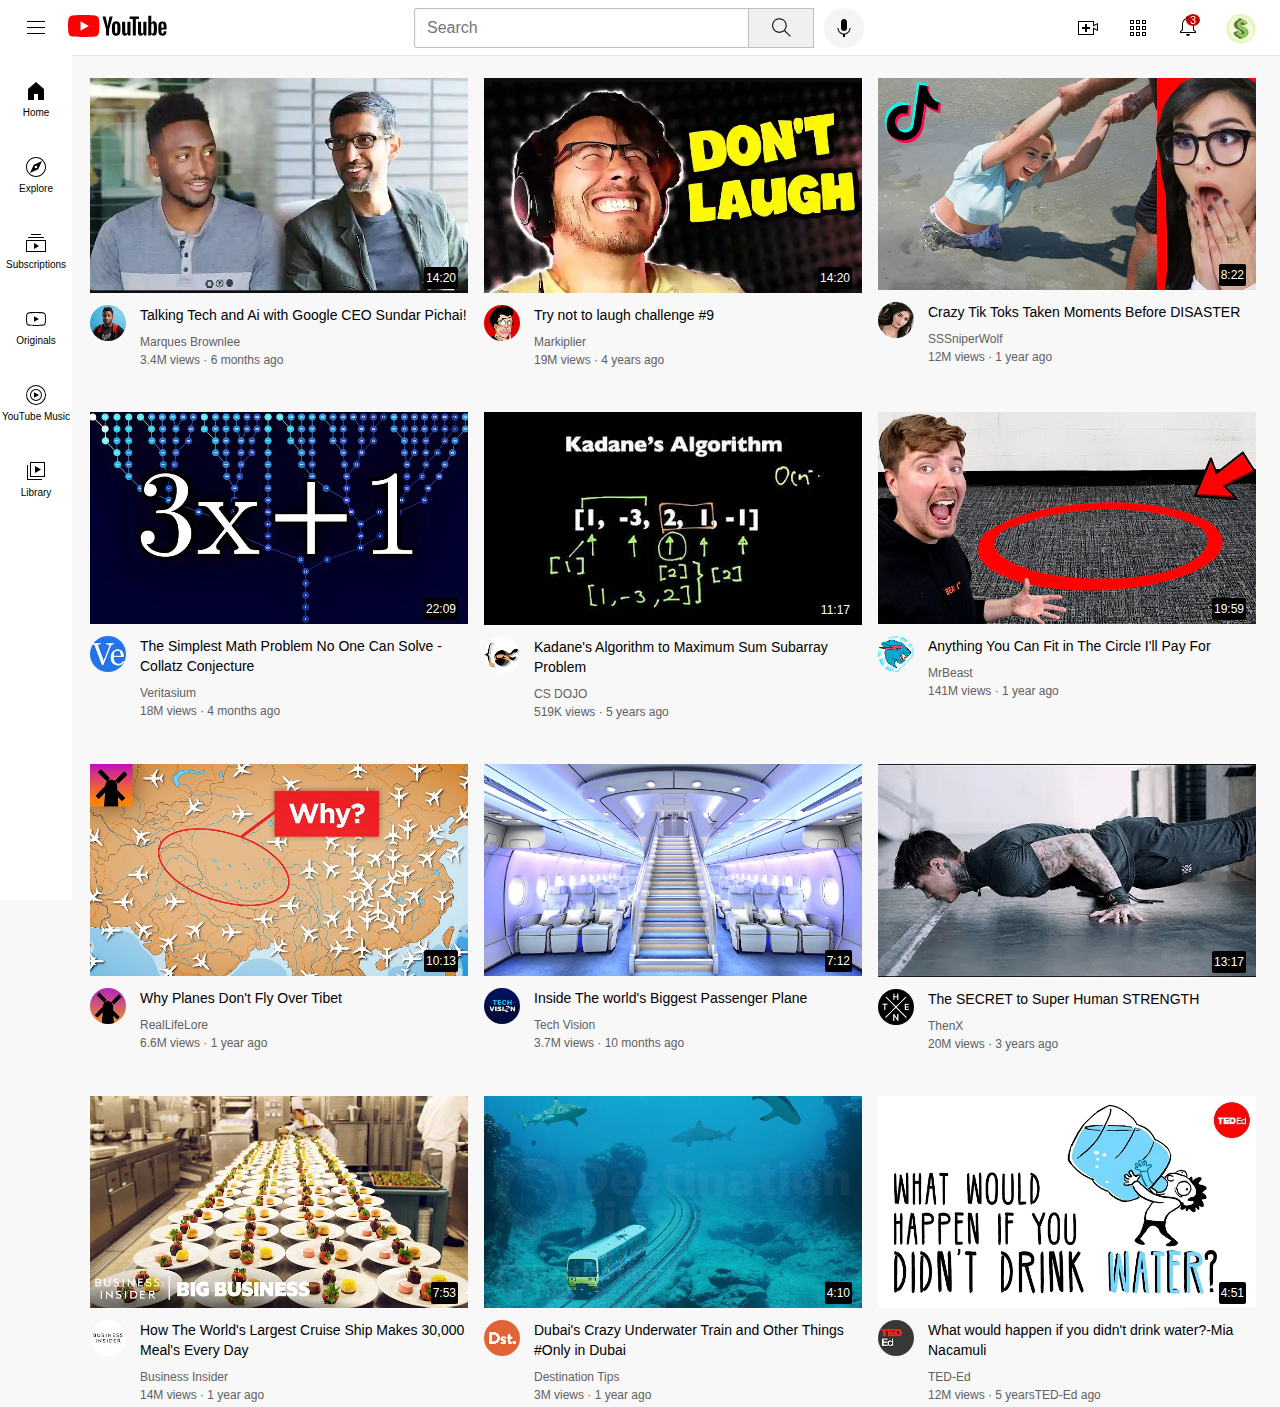
<file: index.html>
<!DOCTYPE html>
<html>

<head>
  <meta charset="UTF-8">
  <meta name="viewport" content="width=device-width, initial-scale=1">
  <title>YouTube Clone</title>
  <link rel="stylesheet" href="./styles/video.css">
  <link rel="stylesheet" href="./styles/header.css">
  <link rel="stylesheet" href="./styles/general.css">
  <link rel="stylesheet" href="./styles/sidebar.css">
</head>

<body id="bd">
  <!--header starts here-->
  <div class="header">
    <div class="left-section">
      <img src="./icons/hamburger-menu.svg" class="hamburger-menu">
      <a href="https://youtube.com">
        <img src="./icons/youtube-logo.svg" class="youtube-logo">
      </a>
    </div>
    <div class="middle-section">
      <input type="text" placeholder="Search" class="search-bar">
      <button class="search-button">
        <img src="./icons/search.svg" class="search-icon">
        <div class="tooltip">Search</div>
      </button>
      <button class="voice-search-button" id="voice-search-button">
        <img src="./icons/voice-search-icon.svg" class="voice-search-icon">
        <div class="tooltip">Search with your voice</div>
      </button>
    </div>
    <div class="right-section" id="right-section">
      <div class="upload-icon-container">
        <img src="./icons/upload.svg" class="upload-icon">
        <div class="tooltip">Create</div>
      </div>
      <img src="./icons/youtube-apps.svg" class="youtube-apps-icon">
      <div class="notifications-icon-container">
        <img src="./icons/notifications.svg" class="notifications-icon">
        <div class="notifications-count">3</div>
      </div>
      <img src="./channel_pictures/profile.png" class="current-user-picture">
    </div>
  </div>
  <!--Header ends here--->
  
  <!--sideBar starts here -->
  <div class="sidebar">
    <div class="sidebar-link">
      <img src="./icons/home.svg">
      <div>Home</div>
    </div>
    <div class="sidebar-link">
      <img src="./icons/explore.svg">
      <div>Explore</div>
    </div>
    <div class="sidebar-link">
      <img src="./icons/subscriptions.svg">
      <div>Subscriptions</div>
    </div>
    <div class="sidebar-link">
      <img src="./icons/originals.svg">
      <div>Originals</div>
    </div>
    <div class="sidebar-link">
      <img src="./icons/youtube-music.svg">
      <div>YouTube Music</div>
    </div>
    <div class="sidebar-link">
      <img src="./icons/library.svg">
      <div>Library</div>
    </div>
  </div>
  <!--sideBar ends here -->
  
 <div class="video-grid">
  <!--video preview 1 -->
  <div class="video-preview">
    <div class="thumbnail-row">
      <a href="https://www.youtube.com/watch?v=n2RNcPRtAiY">
        <img src="./thumbnails/thumbnail_1.png" class="thumbnail">
      </a>
      <div class="video-time">14:20</div>
    </div>
    <div class="video-info-grid">
      <div class="channel-picture">
        <img src="./channel_pictures/channel-1.jpeg" class="profile-picture">
      </div>
      <div class="video-info">
        <p class="video-title">
          <a href="https://www.youtube.com/watch?v=n2RNcPRtAiY">
          Talking Tech and Ai with Google CEO Sundar Pichai!
          </a>
        </p>
        <p class="video-author">
          Marques Brownlee
        </p>
        <p class="video-stats">
          3.4M views &#183; 6 months ago
        </p>
      </div>
   </div>
  </div>
  <!--end of video preview -->
  <!--video preview 2 -->
  <div class="video-preview">
    <div class="thumbnail-row">
      <a href="https://www.youtube.com/watch?v=mP0RAo9SKZk">
        <img src="./thumbnails/thumbnail_2.png" class="thumbnail">
      </a>
      <div class="video-time">14:20</div>
    </div>
    <div class="video-info-grid">
      <div class="channel-picture">
        <img src="./channel_pictures/channel-2.jpeg" class="profile-picture">
      </div>
      <div class="video-info">
        <p class="video-title">
          <a href="https://www.youtube.com/watch?v=mP0RAo9SKZk">
          Try not to laugh challenge #9
          </a>
        </p>
        <p class="video-author">
          Markiplier
        </p>
        <p class="video-stats">
          19M views &#183; 4 years ago
        </p>
      </div>
   </div>
  </div>
  <!--end of video preview -->
  <!--video preview 3 -->
  <div class="video-preview">
    <div class="thumbnail-row">
      <a href="https://www.youtube.com/watch?v=FgjPQQeTh1w">
        <img src="./thumbnails/thumbnail-3.png" class="thumbnail">
      </a>
      <div class="video-time">8:22</div>
    </div>
    <div class="video-info-grid">
      <div class="channel-picture">
        <img src="./channel_pictures/channel-3.jpeg" class="profile-picture">
      </div>
      <div class="video-info">
        <p class="video-title">
          <a href="https://www.youtube.com/watch?v=FgjPQQeTh1w">
          Crazy Tik Toks Taken Moments Before DISASTER
          </a>
        </p>
        <p class="video-author">
          SSSniperWolf
        </p>
        <p class="video-stats">
          12M views &#183; 1 year ago
        </p>
      </div>
   </div>
  </div>
  <!--end of video preview -->
  <!--video preview 4 -->
  <div class="video-preview">
    <div class="thumbnail-row">
      <a href="https://www.youtube.com/watch?v=094y1Z2wpJg">
       <img src="./thumbnails/thumbnail-4.png" class="thumbnail">
      </a>
      <div class="video-time">22:09</div>
    </div>
    <div class="video-info-grid">
      <div class="channel-picture">
       <img src="./channel_pictures/channel-4.jpeg" class="profile-picture">
      </div>
      <div class="video-info">
        <p class="video-title">
          <a href="https://www.youtube.com/watch?v=094y1Z2wpJg">
          The Simplest Math Problem No One Can Solve - Collatz Conjecture
          </a>
        </p>
        <p class="video-author">
          Veritasium
        </p>
        <p class="video-stats">
          18M views &#183; 4 months ago
        </p>
      </div>
   </div>
  </div>
  <!--end of video preview -->
  <!--video preview 5 -->
  <div class="video-preview">
    <div class="thumbnail-row">
      <a href="https://www.youtube.com/watch?v=86CQq3pKSUw">
      <img src="./thumbnails/thumbnail-5.png" class="thumbnail">
      </a>
      <div class="video-time">11:17</div>
    </div>
    <div class="video-info-grid">
      <div class="channel-picture">
        <img src="./channel_pictures/channel-5.jpeg" class="profile-picture">
      </div>
      <div class="video-info">
        <p class="video-title">
          <a href="https://www.youtube.com/watch?v=86CQq3pKSUw">
          Kadane's Algorithm to Maximum Sum Subarray Problem
          </a>
        </p>
        <p class="video-author">
          CS DOJO
        </p>
        <p class="video-stats">
          519K views &#183; 5 years ago
        </p>
      </div>
   </div>
  </div>
  <!--end of video preview -->
  <!--video preview 6 -->
  <div class="video-preview">
    <div class="thumbnail-row">
      <a href="https://www.youtube.com/watch?v=yXWw0_UfSFg">
      <img src="./thumbnails/thumbnail-6.png " class="thumbnail">
      </a>
      <div class="video-time">19:59</div>
    </div>
    <div class="video-info-grid">
      <div class="channel-picture">
        <img src="./channel_pictures/channel-6.jpeg" class="profile-picture">
      </div>
      <div class="video-info">
        <p class="video-title">
          <a href="https://www.youtube.com/watch?v=yXWw0_UfSFg">
          Anything You Can Fit in The Circle I'll Pay For
          </a>
        </p>
        <p class="video-author">
          MrBeast
        </p>
        <p class="video-stats">
          141M views &#183; 1 year ago
        </p>
      </div>
   </div>
  </div>
  <!--end of video preview -->
  <!--video preview 7 -->
  <div class="video-preview">
    <div class="thumbnail-row">
      <a href="https://www.youtube.com/watch?v=fNVa1qMbF9Y">
      <img src="./thumbnails/thumbnail-7.png" class="thumbnail">
      </a>
      <div class="video-time">10:13</div>
    </div>
    <div class="video-info-grid">
      <div class="channel-picture">
        <img src="./channel_pictures/channel-7.jpeg" class="profile-picture">
      </div>
      <div class="video-info">
        <p class="video-title">
          <a href="https://www.youtube.com/watch?v=yXWw0_UfSFg">
          Why Planes Don't Fly Over Tibet
          </a>
        </p>
        <p class="video-author">
          RealLifeLore
        </p>
        <p class="video-stats">
          6.6M views &#183; 1 year ago
        </p>
      </div>
   </div>
  </div>
  <!--end of video preview -->
  <!--video preview 8 -->
  <div class="video-preview">
    <div class="thumbnail-row">
      <a href="https://www.youtube.com/watch?v=yXWw0_UfSFg">
        <img src="./thumbnails/thumbnail-8.png" class="thumbnail">
      </a>
      <div class="video-time">7:12
    </div>
  </div>
  <div class="video-info-grid">
    <div class="channel-picture">
      <img src="./channel_pictures/channel-8.jpeg" class="profile-picture">
    </div>
    <div class="video-info">
      <p class="video-title">
        <a href="https://www.youtube.com/watch?v=yXWw0_UfSFg">
          Inside The world's Biggest Passenger Plane
        </a>
      </p>
      <p class="video-author">
        Tech Vision
      </p>
      <p class="video-stats">
        3.7M views &#183; 10 months ago
      </p>
    </div>
  </div>
  </div>
  <!--end of video preview -->
  <!--video preview 9 -->
  <div class="video-preview">
    <div class="thumbnail-row">
      <a href="https://www.youtube.com/watch?v=ixmxOlcrlUc">
        <img src="./thumbnails/thumbnail-9.png" class="thumbnail">
      </a>
      <div class="video-time">13:17
    </div>
  </div>
  <div class="video-info-grid">
    <div class="channel-picture">
      <img src="./channel_pictures/channel-9.jpeg" class="profile-picture">
    </div>
    <div class="video-info">
      <p class="video-title">
        <a href="https://www.youtube.com/watch?v=ixmxOlcrlUc">
          The SECRET to Super Human STRENGTH
        </a>
      </p>
      <p class="video-author">
        ThenX
      </p>
      <p class="video-stats">
        20M views &#183; 3 years ago
      </p>
    </div>
  </div>
  </div>
  <!--end of video preview -->
  <!--video preview 10 -->
  <div class="video-preview">
    <div class="thumbnail-row">
        <img src="./thumbnails/thumbnail-10.png" class="thumbnail">
     </a>
      <div class="video-time">7:53
    </div>
  </div>
  <div class="video-info-grid">
    <div class="channel-picture">
      <img src="./channel_pictures/channel-10.jpeg" class="profile-picture">
    </div>
    <div class="video-info">
      <p class="video-title">
        <a href="https://www.youtube.com/watch?v=R2vXbFp5C9o">
          How The World's Largest Cruise Ship Makes 30,000 Meal's Every Day
        </a>
      </p>
      <p class="video-author">
        Business Insider
      </p>
      <p class="video-stats">
        14M views &#183; 1 year ago
      </p>
    </div>
  </div>
  </div>
  <!--end of video preview -->
  <!--video preview 11 -->
  <div class="video-preview">
    <div class="thumbnail-row">
      <a href="https://www.youtube.com/watch?v=0nZuYyXET3s">
        <img src="./thumbnails/thumbnail-11.png" class="thumbnail">
      </a>
      <div class="video-time">4:10
    </div>
  </div>
  <div class="video-info-grid">
    <div class="channel-picture">
      <img src="./channel_pictures/channel-11.jpeg" class="profile-picture">
    </div>
    <div class="video-info">
      <p class="video-title">
        <a href="https://www.youtube.com/watch?v=0nZuYyXET3s">
          Dubai's Crazy Underwater Train and Other Things #Only in Dubai
        </a>
      </p>
      <p class="video-author">
        Destination Tips
      </p>
      <p class="video-stats">
        3M views &#183; 1 year ago
      </p>
    </div>
  </div>
  </div>
  <!--end of video preview -->
  <!--video preview 12 -->
  <div class="video-preview">
    <div class="thumbnail-row">
      <a href="https://www.youtube.com/watch?v=9iMGFqMmUFs">
        <img src="./thumbnails/thumbnail-12.png " class="thumbnail">
      </a>
        <div class="video-time">4:51
    </div>
  </div>
  <div class="video-info-grid">
    <div class="channel-picture">
      <img src="./channel_pictures/channel-12.jpeg" class="profile-picture">
    </div>
    <div class="video-info">
      <p class="video-title">
        <a href="https://www.youtube.com/watch?v=9iMGFqMmUFs">
          What would happen if you didn't drink water?-Mia Nacamuli
        </a>
      </p>
      <p class="video-author">
        TED-Ed
      </p>
      <p class="video-stats">
        12M views &#183; 5 yearsTED-Ed ago
      </p>
    </div>
  </div>
  </div>
  <!--end of video preview -->
 </div>
<!-- <select>
   <option>no 1</option>
   <option>no 2</option>
   <option>no 3</option>
 </select>-->
</body>

</html>
</file>
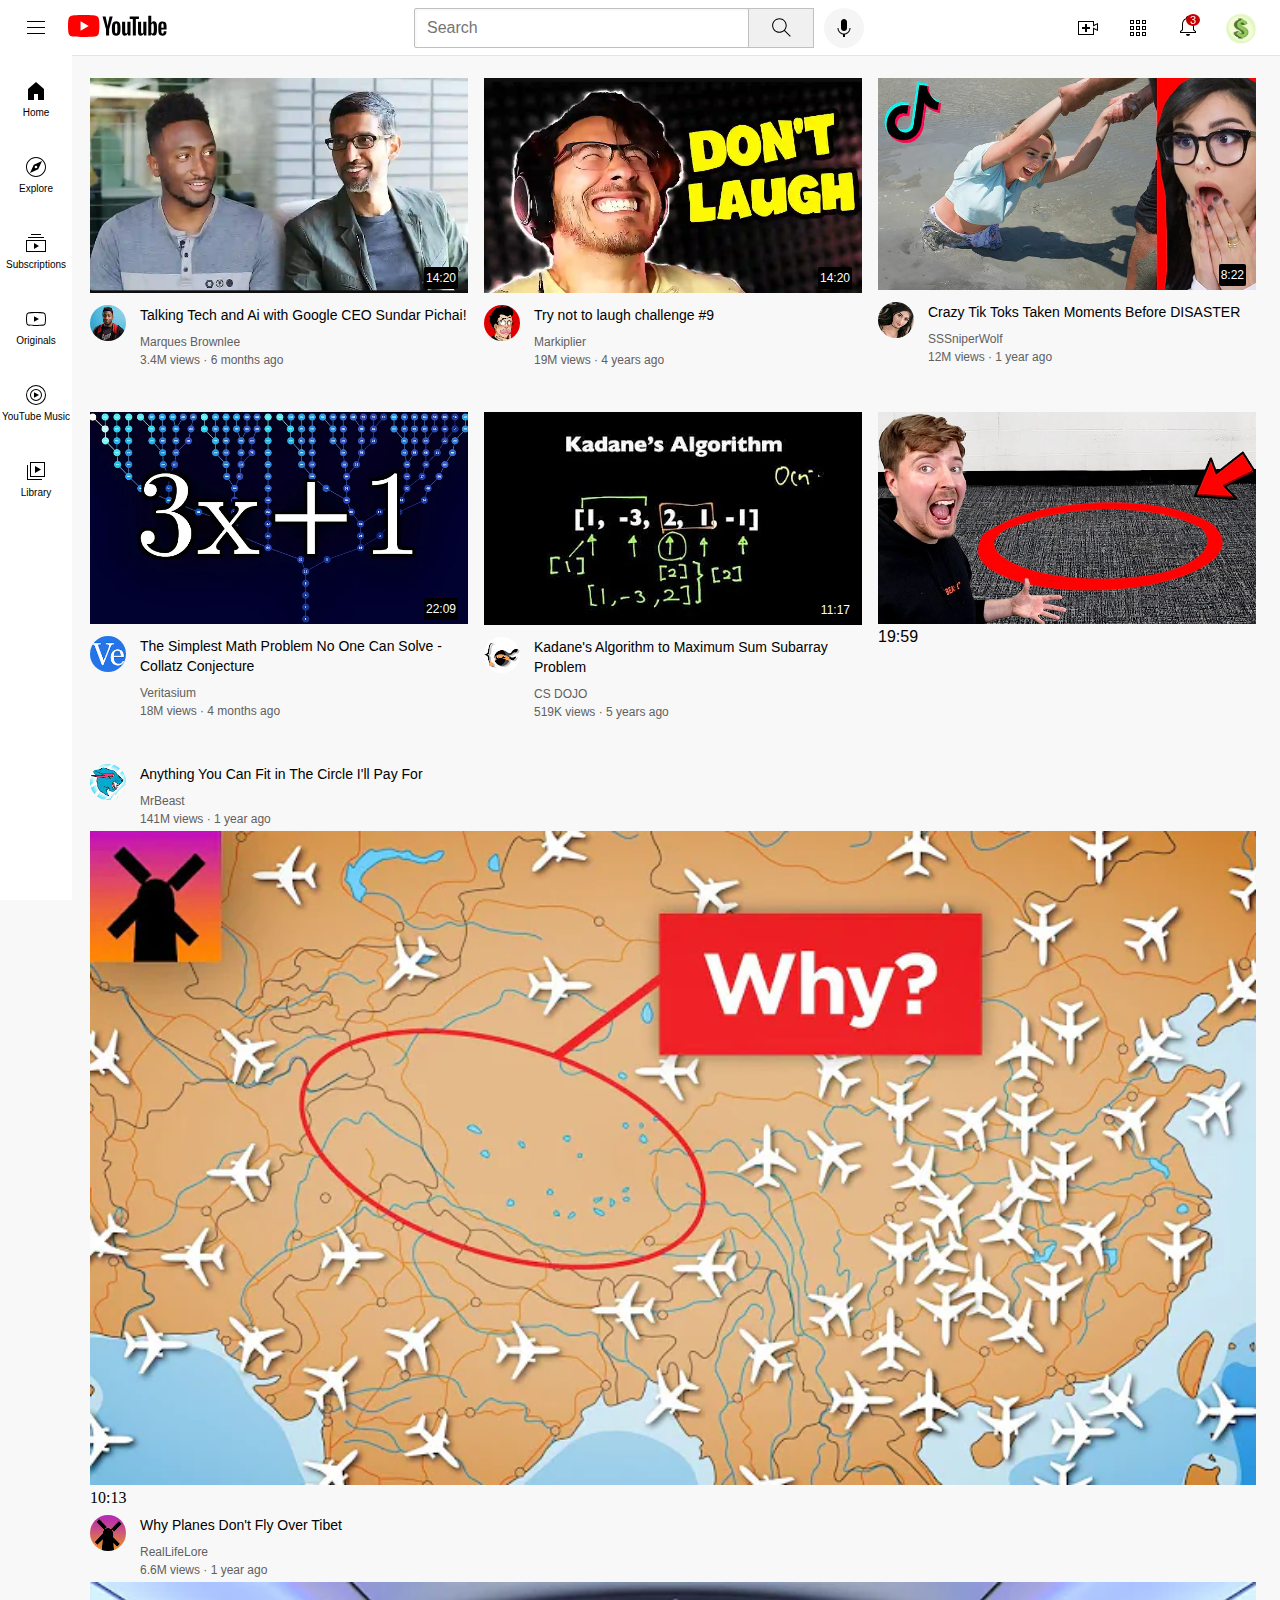
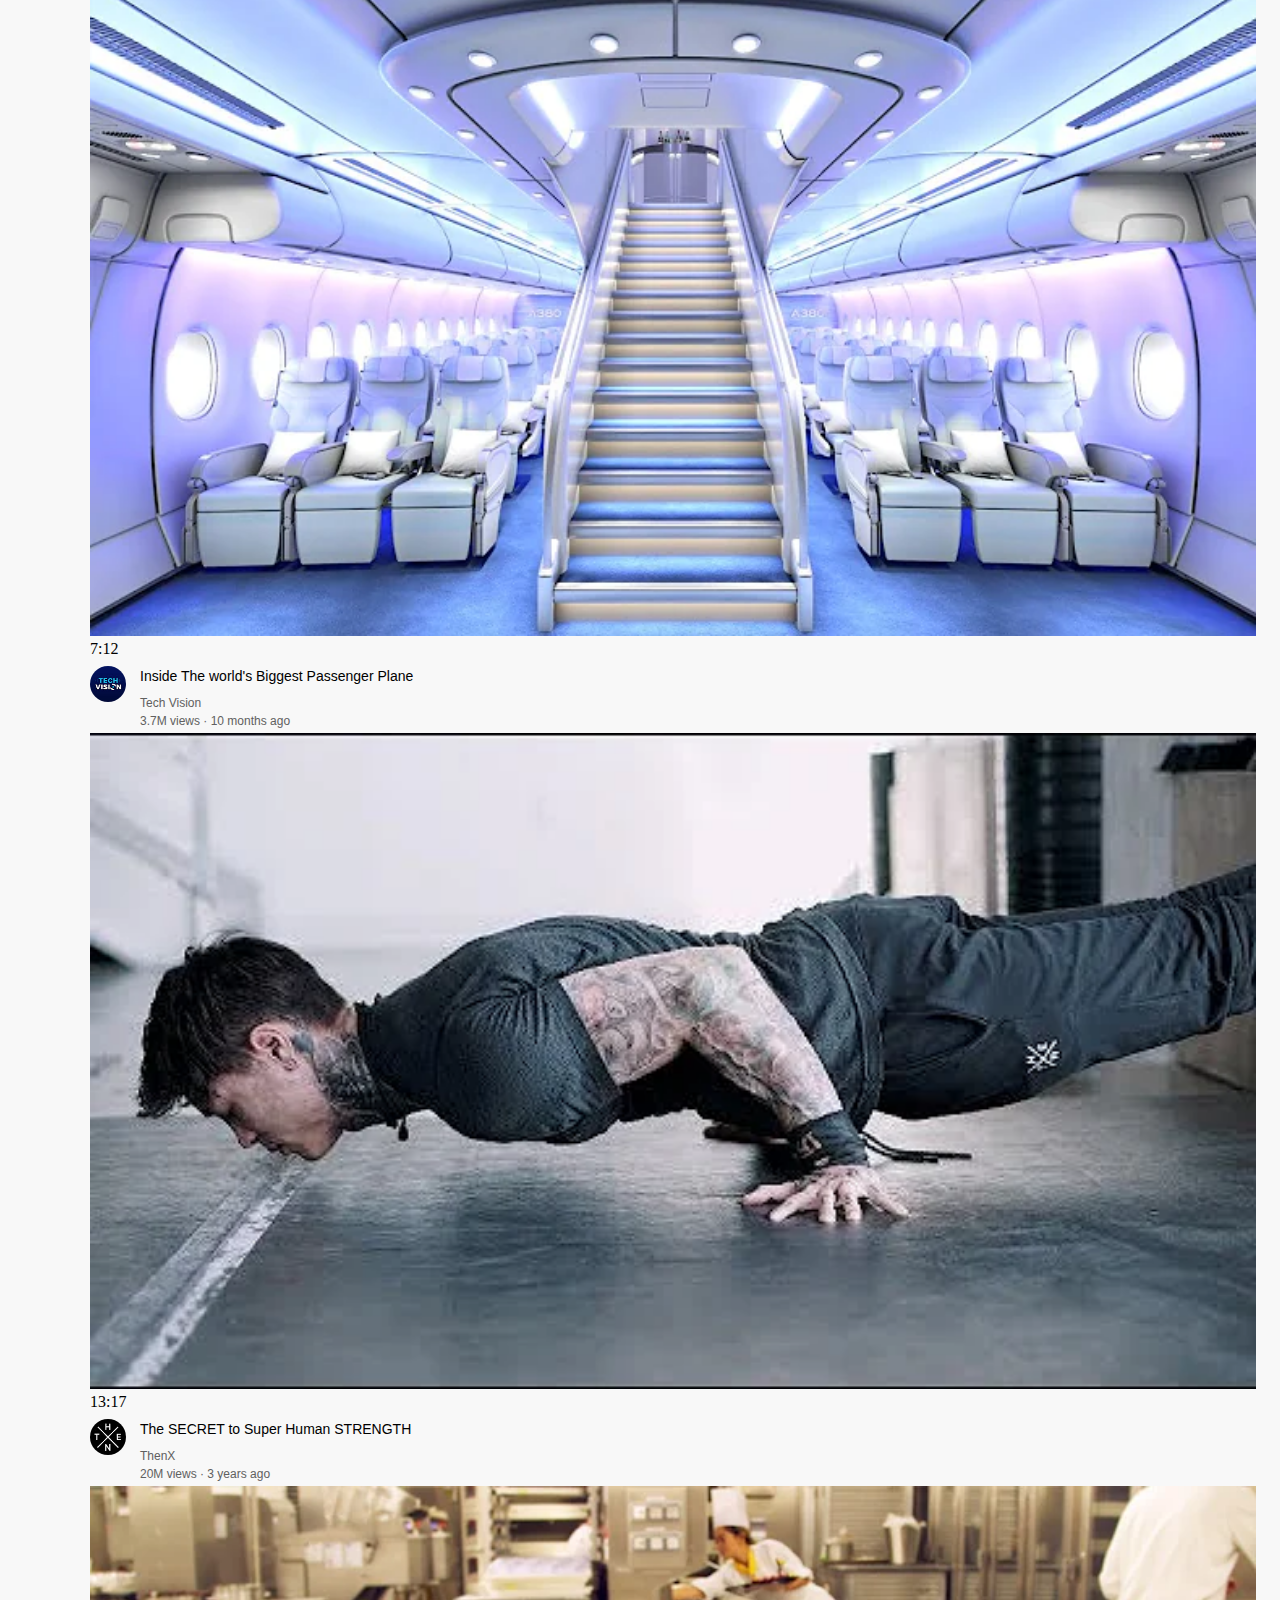
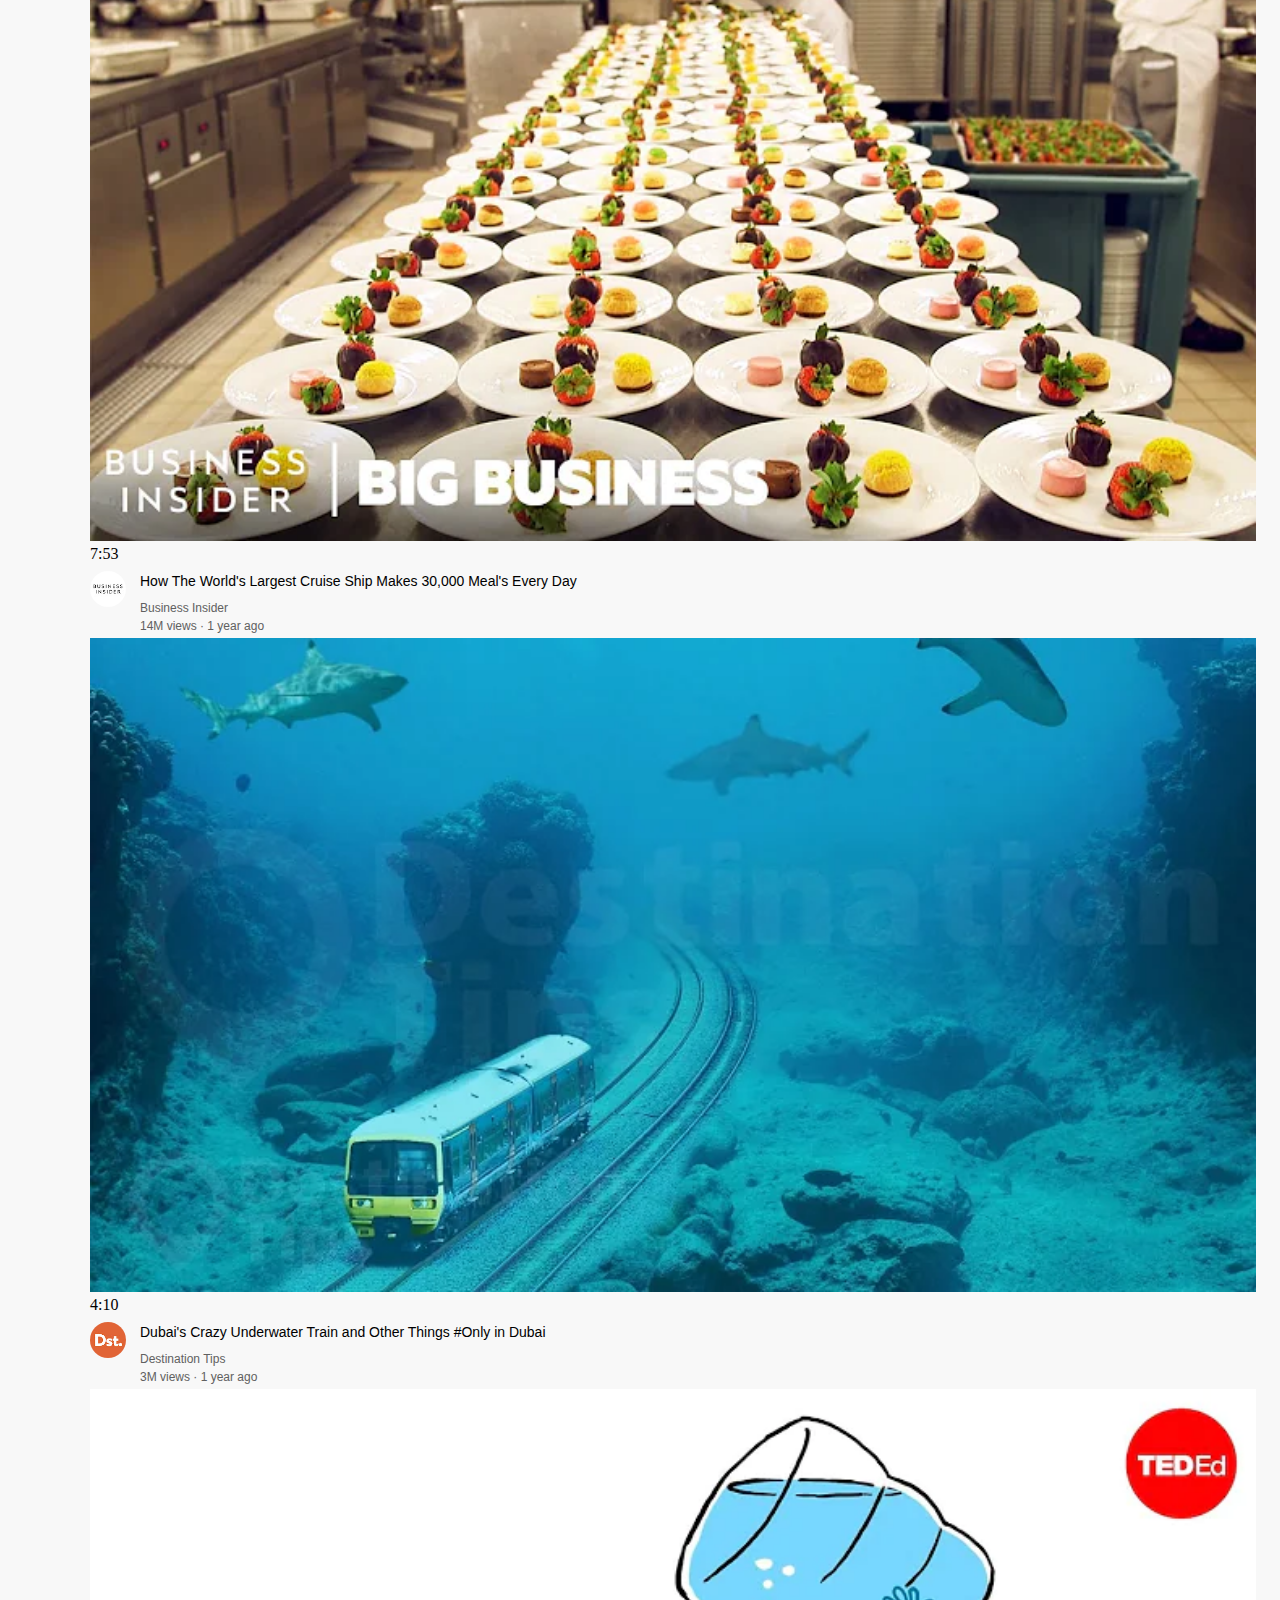
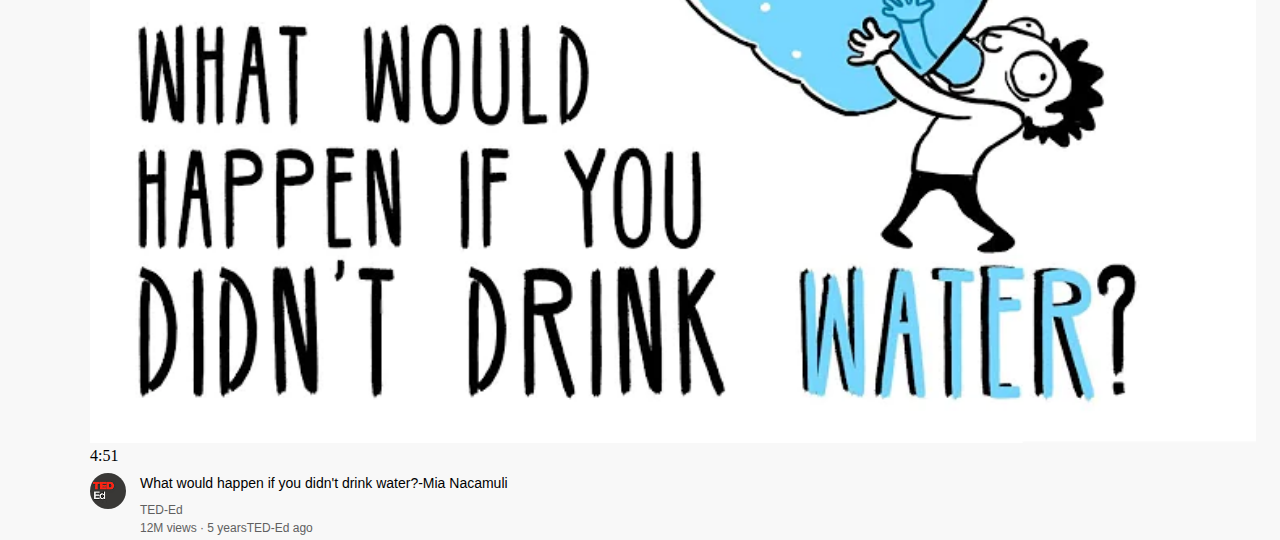
<file: YouTube.html>
<!DOCTYPE html>
<html>

<head>
  <meta charset="UTF-8">
  <meta name="viewport" content="width=device-width, initial-scale=1">
  <title>YouTube Clone</title>
  <link rel="stylesheet" href="/styles/video.css">
  <link rel="stylesheet" href="/styles/header.css">
  <link rel="stylesheet" href="/styles/general.css">
  <link rel="stylesheet" href="/styles/sidebar.css">
</head>

<body id="bd">
  <!--header starts here-->
  <div class="header">
    <div class="left-section">
      <img src="./icons/hamburger-menu.svg" class="hamburger-menu">
      <a href="https://youtube.com">
        <img src="./icons/youtube-logo.svg" class="youtube-logo">
      </a>
    </div>
    <div class="middle-section">
      <input type="text" placeholder="Search" class="search-bar">
      <button class="search-button">
        <img src="./icons/search.svg" class="search-icon">
        <div class="tooltip">Search</div>
      </button>
      <button class="voice-search-button" id="voice-search-button">
        <img src="./icons/voice-search-icon.svg" class="voice-search-icon">
        <div class="tooltip">Search with your voice</div>
      </button>
    </div>
    <div class="right-section" id="right-section">
      <div class="upload-icon-container">
        <img src="./icons/upload.svg" class="upload-icon">
        <div class="tooltip">Create</div>
      </div>
      <img src="./icons/youtube-apps.svg" class="youtube-apps-icon">
      <div class="notifications-icon-container">
        <img src="./icons/notifications.svg" class="notifications-icon">
        <div class="notifications-count">3</div>
      </div>
      <img src="./channel_pictures/profile.png" class="current-user-picture">
    </div>
  </div>
  <!--Header ends here--->
  
  <!--sideBar starts here -->
  <div class="sidebar">
    <div class="sidebar-link">
      <img src="./icons/home.svg">
      <div>Home</div>
    </div>
    <div class="sidebar-link">
      <img src="./icons/explore.svg">
      <div>Explore</div>
    </div>
    <div class="sidebar-link">
      <img src="./icons/subscriptions.svg">
      <div>Subscriptions</div>
    </div>
    <div class="sidebar-link">
      <img src="./icons/originals.svg">
      <div>Originals</div>
    </div>
    <div class="sidebar-link">
      <img src="./icons/youtube-music.svg">
      <div>YouTube Music</div>
    </div>
    <div class="sidebar-link">
      <img src="./icons/library.svg">
      <div>Library</div>
    </div>
  </div>
  <!--sideBar ends here -->
  
 <div class="video-grid">
  <!--video preview 1 -->
  <div class="video-preview">
    <div class="thumbnail-row">
      <a href="https://www.youtube.com/watch?v=n2RNcPRtAiY">
        <img src="./thumbnails/thumbnail_1.png" class="thumbnail">
      </a>
      <div class="video-time">14:20</div>
    </div>
    <div class="video-info-grid">
      <div class="channel-picture">
        <img src="./channel_pictures/channel-1.jpeg" class="profile-picture">
      </div>
      <div class="video-info">
        <p class="video-title">
          <a href="https://www.youtube.com/watch?v=n2RNcPRtAiY">
          Talking Tech and Ai with Google CEO Sundar Pichai!
          </a>
        </p>
        <p class="video-author">
          Marques Brownlee
        </p>
        <p class="video-stats">
          3.4M views &#183; 6 months ago
        </p>
      </div>
   </div>
  </div>
  <!--end of video preview -->
  <!--video preview 2 -->
  <div class="video-preview">
    <div class="thumbnail-row">
      <a href="https://www.youtube.com/watch?v=mP0RAo9SKZk">
        <img src="./thumbnails/thumbnail_2.png" class="thumbnail">
      </a>
      <div class="video-time">14:20</div>
    </div>
    <div class="video-info-grid">
      <div class="channel-picture">
        <img src="./channel_pictures/channel-2.jpeg" class="profile-picture">
      </div>
      <div class="video-info">
        <p class="video-title">
          <a href="https://www.youtube.com/watch?v=mP0RAo9SKZk">
          Try not to laugh challenge #9
          </a>
        </p>
        <p class="video-author">
          Markiplier
        </p>
        <p class="video-stats">
          19M views &#183; 4 years ago
        </p>
      </div>
   </div>
  </div>
  <!--end of video preview -->
  <!--video preview 3 -->
  <div class="video-preview">
    <div class="thumbnail-row">
      <a href="https://www.youtube.com/watch?v=FgjPQQeTh1w">
        <img src="./thumbnails/thumbnail-3.png" class="thumbnail">
      </a>
      <div class="video-time">8:22</div>
    </div>
    <div class="video-info-grid">
      <div class="channel-picture">
        <img src="./channel_pictures/channel-3.jpeg" class="profile-picture">
      </div>
      <div class="video-info">
        <p class="video-title">
          <a href="https://www.youtube.com/watch?v=FgjPQQeTh1w">
          Crazy Tik Toks Taken Moments Before DISASTER
          </a>
        </p>
        <p class="video-author">
          SSSniperWolf
        </p>
        <p class="video-stats">
          12M views &#183; 1 year ago
        </p>
      </div>
   </div>
  </div>
  <!--end of video preview -->
  <!--video preview 4 -->
  <div class="video-preview">
    <div class="thumbnail-row">
      <a href="https://www.youtube.com/watch?v=094y1Z2wpJg">
       <img src="./thumbnails/thumbnail-4.png" class="thumbnail">
      </a>
      <div class="video-time">22:09</div>
    </div>
    <div class="video-info-grid">
      <div class="channel-picture">
       <img src="./channel_pictures/channel-4.jpeg" class="profile-picture">
      </div>
      <div class="video-info">
        <p class="video-title">
          <a href="https://www.youtube.com/watch?v=094y1Z2wpJg">
          The Simplest Math Problem No One Can Solve - Collatz Conjecture
          </a>
        </p>
        <p class="video-author">
          Veritasium
        </p>
        <p class="video-stats">
          18M views &#183; 4 months ago
        </p>
      </div>
   </div>
  </div>
  <!--end of video preview -->
  <!--video preview 5 -->
  <div class="video-preview">
    <div class="thumbnail-row">
      <a href="https://www.youtube.com/watch?v=86CQq3pKSUw">
      <img src="./thumbnails/thumbnail-5.png" class="thumbnail">
      </a>
      <div class="video-time">11:17</div>
    </div>
    <div class="video-info-grid">
      <div class="channel-picture">
        <img src="./channel_pictures/channel-5.jpeg" class="profile-picture">
      </div>
      <div class="video-info">
        <p class="video-title">
          <a href="https://www.youtube.com/watch?v=86CQq3pKSUw">
          Kadane's Algorithm to Maximum Sum Subarray Problem
          </a>
        </p>
        <p class="video-author">
          CS DOJO
        </p>
        <p class="video-stats">
          519K views &#183; 5 years ago
        </p>
      </div>
   </div>
  </div>
  <!--end of video preview -->
  <!--video preview 6 -->
  <div class="video-preview">
    <div class="thumbnail-row">
      <a href="https://www.youtube.com/watch?v=yXWw0_UfSFg">
      <img src="./thumbnails/thumbnail-6.png " class="thumbnail">
      </a 
      <div class="video-time">19:59</div>
    </div>
    <div class="video-info-grid">
      <div class="channel-picture">
        <img src="./channel_pictures/channel-6.jpeg" class="profile-picture">
      </div>
      <div class="video-info">
        <p class="video-title">
          <a href="https://www.youtube.com/watch?v=yXWw0_UfSFg">
          Anything You Can Fit in The Circle I'll Pay For
          </a>
        </p>
        <p class="video-author">
          MrBeast
        </p>
        <p class="video-stats">
          141M views &#183; 1 year ago
        </p>
      </div>
   </div>
  </div>
  <!--end of video preview -->
  <!--video preview 7 -->
  <div class="video-preview">
    <div class="thumbnail-row">
      <a href="https://www.youtube.com/watch?v=fNVa1qMbF9Y">
      <img src="./thumbnails/thumbnail-7.png" class="thumbnail">
      </a 
      <div class="video-time">10:13</div>
    </div>
    <div class="video-info-grid">
      <div class="channel-picture">
        <img src="./channel_pictures/channel-7.jpeg" class="profile-picture">
      </div>
      <div class="video-info">
        <p class="video-title">
          <a href="https://www.youtube.com/watch?v=yXWw0_UfSFg">
          Why Planes Don't Fly Over Tibet
          </a>
        </p>
        <p class="video-author">
          RealLifeLore
        </p>
        <p class="video-stats">
          6.6M views &#183; 1 year ago
        </p>
      </div>
   </div>
  </div>
  <!--end of video preview -->
  <!--video preview 8 -->
  <div class="video-preview">
    <div class="thumbnail-row">
      <a href="https://www.youtube.com/watch?v=yXWw0_UfSFg">
        <img src="./thumbnails/thumbnail-8.png" class="thumbnail">
      </a <div class="video-time">7:12
    </div>
  </div>
  <div class="video-info-grid">
    <div class="channel-picture">
      <img src="./channel_pictures/channel-8.jpeg" class="profile-picture">
    </div>
    <div class="video-info">
      <p class="video-title">
        <a href="https://www.youtube.com/watch?v=yXWw0_UfSFg">
          Inside The world's Biggest Passenger Plane
        </a>
      </p>
      <p class="video-author">
        Tech Vision
      </p>
      <p class="video-stats">
        3.7M views &#183; 10 months ago
      </p>
    </div>
  </div>
  </div>
  <!--end of video preview -->
  <!--video preview 9 -->
  <div class="video-preview">
    <div class="thumbnail-row">
      <a href="https://www.youtube.com/watch?v=ixmxOlcrlUc">
        <img src="./thumbnails/thumbnail-9.png" class="thumbnail">
      </a 
      <div class="video-time">13:17
    </div>
  </div>
  <div class="video-info-grid">
    <div class="channel-picture">
      <img src="./channel_pictures/channel-9.jpeg" class="profile-picture">
    </div>
    <div class="video-info">
      <p class="video-title">
        <a href="https://www.youtube.com/watch?v=ixmxOlcrlUc">
          The SECRET to Super Human STRENGTH
        </a>
      </p>
      <p class="video-author">
        ThenX
      </p>
      <p class="video-stats">
        20M views &#183; 3 years ago
      </p>
    </div>
  </div>
  </div>
  <!--end of video preview -->
  <!--video preview 10 -->
  <div class="video-preview">
    <div class="thumbnail-row">
        <img src="./thumbnails/thumbnail-10.png" class="thumbnail">
      </a <div class="video-time">7:53
    </div>
  </div>
  <div class="video-info-grid">
    <div class="channel-picture">
      <img src="./channel_pictures/channel-10.jpeg" class="profile-picture">
    </div>
    <div class="video-info">
      <p class="video-title">
        <a href="https://www.youtube.com/watch?v=R2vXbFp5C9o">
          How The World's Largest Cruise Ship Makes 30,000 Meal's Every Day
        </a>
      </p>
      <p class="video-author">
        Business Insider
      </p>
      <p class="video-stats">
        14M views &#183; 1 year ago
      </p>
    </div>
  </div>
  </div>
  <!--end of video preview -->
  <!--video preview 11 -->
  <div class="video-preview">
    <div class="thumbnail-row">
      <a href="https://www.youtube.com/watch?v=0nZuYyXET3s">
        <img src="./thumbnails/thumbnail-11.png" class="thumbnail">
      </a <div class="video-time">4:10
    </div>
  </div>
  <div class="video-info-grid">
    <div class="channel-picture">
      <img src="./channel_pictures/channel-11.jpeg" class="profile-picture">
    </div>
    <div class="video-info">
      <p class="video-title">
        <a href="https://www.youtube.com/watch?v=0nZuYyXET3s">
          Dubai's Crazy Underwater Train and Other Things #Only in Dubai
        </a>
      </p>
      <p class="video-author">
        Destination Tips
      </p>
      <p class="video-stats">
        3M views &#183; 1 year ago
      </p>
    </div>
  </div>
  </div>
  <!--end of video preview -->
  <!--video preview 12 -->
  <div class="video-preview">
    <div class="thumbnail-row">
      <a href="https://www.youtube.com/watch?v=9iMGFqMmUFs">
        <img src="./thumbnails/thumbnail-12.png " class="thumbnail">
      </a <div class="video-time">4:51
    </div>
  </div>
  <div class="video-info-grid">
    <div class="channel-picture">
      <img src="./channel_pictures/channel-12.jpeg" class="profile-picture">
    </div>
    <div class="video-info">
      <p class="video-title">
        <a href="https://www.youtube.com/watch?v=9iMGFqMmUFs">
          What would happen if you didn't drink water?-Mia Nacamuli
        </a>
      </p>
      <p class="video-author">
        TED-Ed
      </p>
      <p class="video-stats">
        12M views &#183; 5 yearsTED-Ed ago
      </p>
    </div>
  </div>
  </div>
  <!--end of video preview -->
 </div>
<!-- <select>
   <option>no 1</option>
   <option>no 2</option>
   <option>no 3</option>
 </select>-->
</body>

</html>
</file>
<file: styles/video.css>
.thumbnail {
      width: 100%;
    }
    
    
    .video-preview {
      /*vertical-align: top;*/
      
    }
    
    .video-time {
      font-size: 12px;
      font-weight: 500;
      background-color: black;
      color: white;
      position: absolute; 
      bottom: 8px;
      right: 10px;
      padding-left: 2px;
      padding-right: 2px;
      padding-top: 4px;
      padding-bottom: 4px;
      border-radius: 2px;
    }
    .video-info-grid {
      display: grid;
      grid-template-columns: 50px 1fr;
    }
    
    .channel-picture {
      vertical-align: top;
    }
    
    .video-title{
      margin-top: 0;
      font-size: 14px;
      font-weight: 500;
      line-height: 20px;
      margin-bottom: 10px;
    }
    
    .video-info {
      
    }
    
    .profile-picture {
      width: 36px;
      border-radius: 50%;
      
    }
   
    .thumbnail-row {
      margin-bottom: 8px;
      position: relative;
    }
    
    .video-author, .video-stats{
      font-size: 12px;
      color: rgb(96, 96, 96);
      margin-bottom: 5px;
    }
    
    .video-author {
      margin-bottom: 4px;
    }
    .video-grid {
      font-family: Arial;
      display: grid;
      grid-template-columns: 1fr 1fr 1fr;
      column-gap: 16px;
      row-gap: 40px;
    }
</file>
<file: styles/header.css>
.header {
     height: 55px;
     display: flex;
     flex-direction: row;
     justify-content: space-between;
     background-color: white;
     position: fixed;
     top: 0;
     left: 0;
     right: 0;
     border-bottom: 1.5px solid  rgb(228, 228, 228);
      z-index: 1;
   }
    
    .left-section {
      display: flex;
      align-items: center;
    }
    
    .hamburger-menu {
      height: 24px;
      margin-left: 24px;
      margin-right: 20px;
    }
    
    .youtube-logo {
      height: 22px;
    }
    
    
    .middle-section {
      flex: 1;
      margin-left: 70px;
      margin-right: 35px;
      max-width: 450px;
      display: flex;
      align-items: center;
    }
    
    .search-bar {
      flex: 1;
      height: 36px;
      padding-left: 12px;
      font-size: 16px;
      border: 1px solid rgb(192, 192, 192);
      border-top-left-radius: 2px;
      border-bottom-left-radius: 2px;
      box-shadow: inset 1px 1px 3px rgba(0, 0, 0, 0.05);
      width: 0;
    }
    
    .search-bar::placeholder {
      font-family: Arial;
      font-size: 16px;
    }
    
    .search-button {
      height: 40px;
      width: 66px;
      background-color: rgb(240, 240, 240);
      border: 1px solid rgb(192, 192, 192);
      margin-left: -1px;
      margin-right: 10px;
    }
    
    .voice-search-button {
      height: 40px;
      width: 40px;
      border-radius: 50%;
      border: none;
      background-color: rgb(245, 245, 245);
    }
    
    .search-button, .voice-search-button, .upload-icon-container {
      position: relative;
      display: flex;
      justify-content: center;
      align-items: center;
      
    }
    
    .search-icon {
      height: 25px;

    }

    .voice-search-icon {
      height: 24px;
    }
    
    .right-section {
      width: 180px;
      margin-right: 24px;
      display: flex;
      align-items: center;
      justify-content: space-between;
      flex-shrink: 0;
    }
    
    .upload-icon {
      height: 24px;
      position: relative;
    }
    
    .youtube-apps-icon {
      height: 24px;
    }
    
    .notifications-icon {
      height: 24px;
    }
    
    .notifications-icon-container {
      position: relative;
    }
    
    .notifications-count {
      position: absolute;
      background-color: rgb(200, 0, 0);
      color: white;
      top: 0;
      right: 0;
      font-family: Arial;
      font-size: 11px;
      padding-left: 4px;
      padding-right: 4px;
      border-radius: 50%;
    }
    
    .current-user-picture {
      height: 32px;
      border-radius: 16px;
    }
   
    .search-button .tooltip, .voice-search-button .tooltip, .upload-icon-container .tooltip {
      font-family: Arial;
      background-color: grey;
      color: white;
      position: absolute;
      padding-left: 8px;
      padding-right: 8px;
      padding-top: 4px;
      padding-bottom: 4px;
      border-radius: 2px;
      bottom: -30px;
      opacity: 0; 
      transition: opacity 0.15;
      pointer-events: none;
      white-space: nowrap;
 }
    .search-button:hover .tooltip, .voice-search-button:hover .tooltip, .upload-icon-container:hover .tooltip {
      opacity: 1;
    }
</file>
<file: styles/general.css>
p {
       font-family: Arial;
       margin-top: 0;
       margin-bottom: 0;
     }
    
     body {
       --color: black;
       margin: 0;
       /*height: 100000px;*/
       padding-top: 78px;
       padding-left: 90px;
       padding-right: 24px;
       background-color: rgb(248, 248, 248);
     }
     
     a {
       color: black;
       text-decoration: none;
     }
     
  /*media queries for responsiveness*/
  @media (min-width: 470px) and (max-width: 1050px) {
    .video-grid {
      grid-template-columns: 1fr 1fr;
  }
  }

  @media(min-width: 1550px) and (max-width: 2200px) {
    .video-grid {
      grid-template-columns: 1fr 1fr  1fr;
  }
  }
  /*styles to be applied if screen is 450px or less*/
  @media (min-width: 320px) and (max-width: 500px) {
    .video-grid {
      grid-template-columns: 1fr;
      row-gap: 14px;
    }
   
    .sidebar {
      display: none;
    }
    
    #bd {
      padding-left: 2px;
      padding-right: 2px;
      padding-top: 0;
    }
   
   #voice-search-button {
      display: none;
    }
    
    #right-section {
      display: none;
    }
    
    .left-section .hamburger-menu {
      display: none;
    }
    
   .left-section .youtube-logo {
      margin-left: 5px;
    }
    
    .search-bar {
      display: none;
    }
    
    .search-button {
      background-color: white;
      border: none;
    }
    
    body .header {
      position: static;
    }
    
    .header .middle-section {
      margin-right: 0;
      margin-left: 45px;
    }
    
    .video-preview {
      margin-bottom: 12px;
    }
    
    .middle-section {
      justify-content: flex-end;
      
    }
  }
</file>
<file: styles/sidebar.css>
.sidebar {
   background-color: white;
   position: fixed;
   bottom: 0;
   left: 0;
   top: 55px;
   width: 72px;
   z-index: 2;
   padding-top: 5px;
}

.sidebar-link {
   /*background-color: red;*/
   height: 76px;
   display: flex;
   justify-content: center;
   align-items: center;
   flex-direction: column;
   cursor: pointer;
}

.sidebar-link:hover {
   background-color: rgb(235, 235, 235);
}

.sidebar-link img {
   height: 24px;
   margin-bottom: 4px;
}

.sidebar-link div {
   font-family: Arial;
   font-size: 10px;
}
</file>
